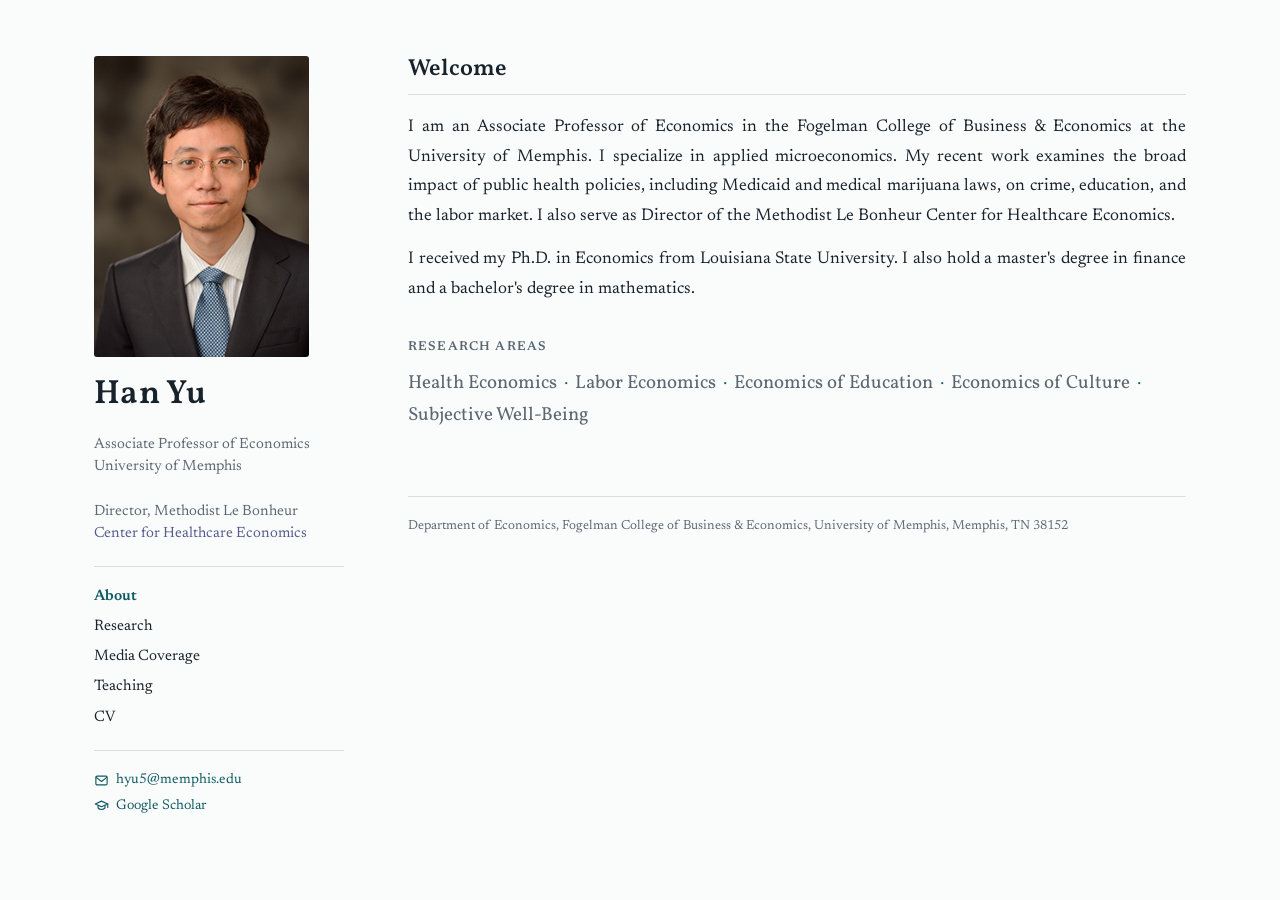
<file: index.html>
<!doctype html>
<html lang="en">
<head>
<meta charset="utf-8">
<meta name="viewport" content="width=device-width, initial-scale=1">
<title>Han Yu | Economics, University of Memphis</title>
<meta name="description" content="Han Yu is an Associate Professor of Economics at the University of Memphis and Director of the Methodist Le Bonheur Center for Healthcare Economics. Research in health economics, labor economics, and the economics of education.">
<link rel="stylesheet" href="style.css">
</head>
<body class="home">
<div class="wrap">
<aside>
<img class="photo" src="assets/han-yu.jpg" alt="Portrait of Han Yu">
<div class="sname">
<h1>Han Yu</h1>
</div>
<p class="role">Associate Professor of Economics<br>University of Memphis<br><br>Director, Methodist Le Bonheur <a class="ctr" href="https://www.memphis.edu/mlche/index.php">Center for Healthcare Economics</a></p>
<nav aria-label="Pages">
<a href="index.html" aria-current="page">About</a>
<a href="research.html">Research</a>
<a href="media.html">Media Coverage</a>
<a href="teaching.html">Teaching</a>
<a href="cv.html">CV</a>
</nav>
<div class="contact">
<a class="mail" href="mailto:hyu5@memphis.edu"><svg viewBox="0 0 24 24" width="15" height="15" fill="none" stroke="currentColor" stroke-width="1.8" stroke-linecap="round" stroke-linejoin="round" aria-hidden="true"><rect x="3" y="5" width="18" height="14" rx="2"/><path d="M3.5 7l8.5 6.5L20.5 7"/></svg>hyu5@memphis.edu</a>
<a class="mail" href="https://scholar.google.com/citations?user=G29Zjg8AAAAJ"><svg viewBox="0 0 24 24" width="15" height="15" fill="none" stroke="currentColor" stroke-width="1.8" stroke-linecap="round" stroke-linejoin="round" aria-hidden="true"><path d="M2 9.5L12 5l10 4.5L12 14z"/><path d="M6.5 11.8V16c1.5 1.6 3.4 2.4 5.5 2.4s4-.8 5.5-2.4v-4.2"/><path d="M22 9.5V15"/></svg>Google Scholar</a>
</div>
</aside>
<main>
<section id="about">
<h2>Welcome</h2>
<p class="bio">I am an Associate Professor of Economics in the Fogelman College of Business &amp; Economics at the University of Memphis. I specialize in applied microeconomics. My recent work examines the broad impact of public health policies, including Medicaid and medical marijuana laws, on crime, education, and the labor market. I also serve as Director of the Methodist Le Bonheur Center for Healthcare Economics.</p>
<p class="bio">I received my Ph.D. in Economics from Louisiana State University. I also hold a master's degree in finance and a bachelor's degree in mathematics.</p>
<h3>Research areas</h3>
<p class="feat">Health Economics <b>&middot;</b> Labor Economics <b>&middot;</b> Economics of Education <b>&middot;</b> Economics of Culture <b>&middot;</b> Subjective Well-Being</p>
</section>
<footer>Department of Economics, Fogelman College of Business &amp; Economics, University of Memphis, Memphis, TN 38152</footer>
</main>
</div>

</body>
</html>
</file>
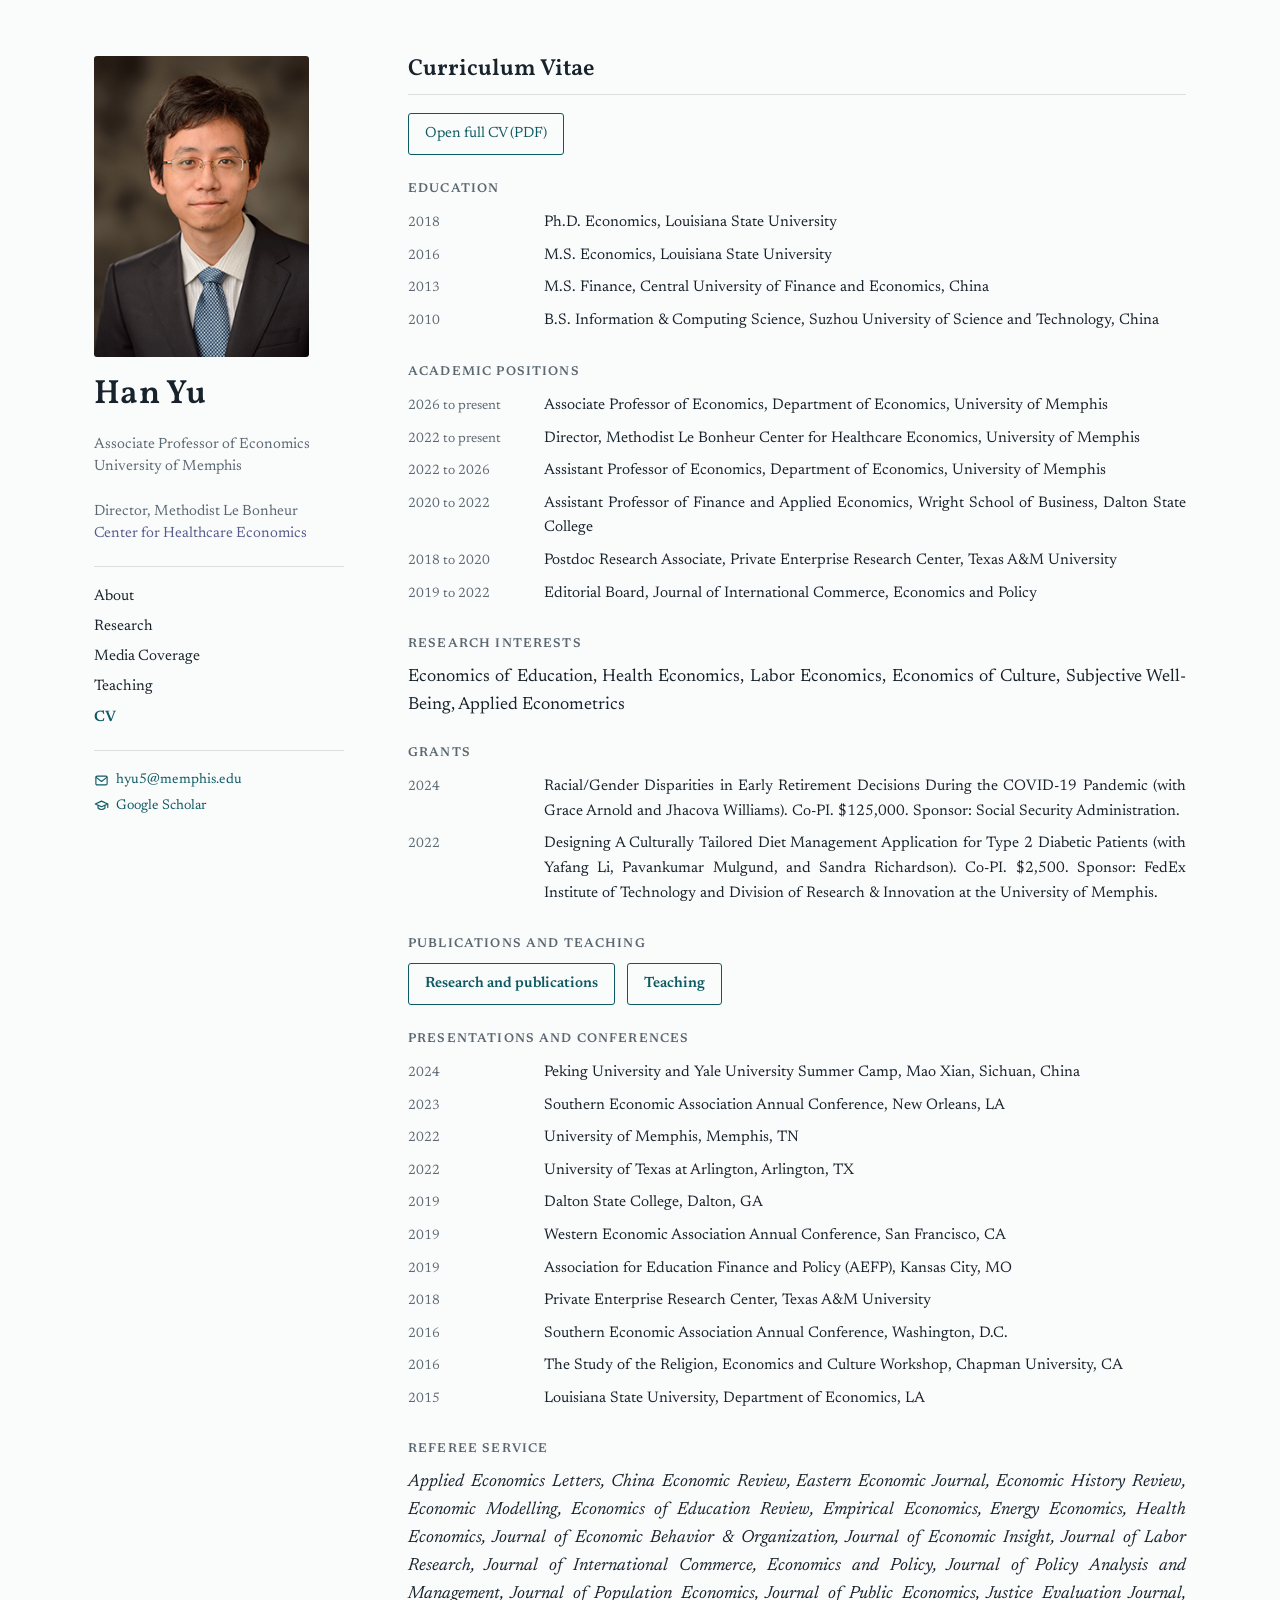
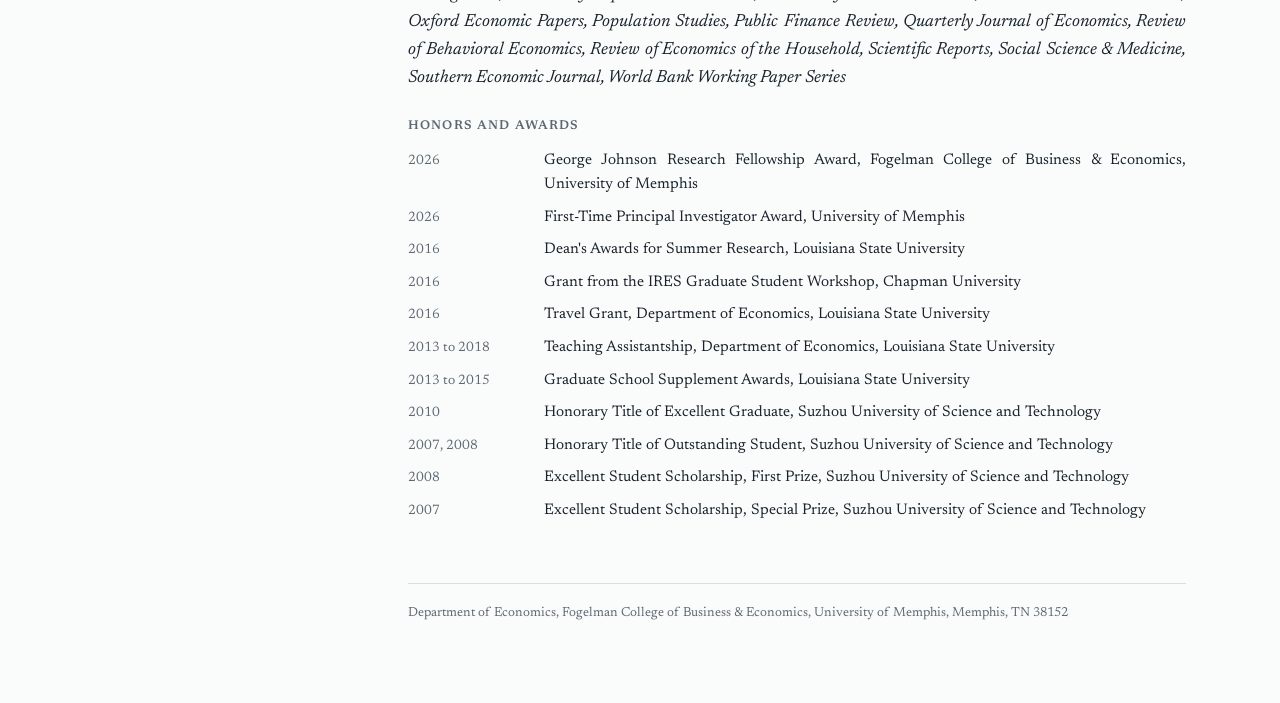
<file: cv.html>
<!doctype html>
<html lang="en">
<head>
<meta charset="utf-8">
<meta name="viewport" content="width=device-width, initial-scale=1">
<title>Curriculum Vitae | Han Yu</title>
<meta name="description" content="Han Yu is an Associate Professor of Economics at the University of Memphis and Director of the Methodist Le Bonheur Center for Healthcare Economics. Research in health economics, labor economics, and the economics of education.">
<link rel="stylesheet" href="style.css">
</head>
<body class="sub">
<div class="wrap">
<aside>
<img class="photo" src="assets/han-yu.jpg" alt="Portrait of Han Yu">
<div class="sname">
<h1>Han Yu</h1>
</div>
<p class="role">Associate Professor of Economics<br>University of Memphis<br><br>Director, Methodist Le Bonheur <a class="ctr" href="https://www.memphis.edu/mlche/index.php">Center for Healthcare Economics</a></p>
<nav aria-label="Pages">
<a href="index.html">About</a>
<a href="research.html">Research</a>
<a href="media.html">Media Coverage</a>
<a href="teaching.html">Teaching</a>
<a href="cv.html" aria-current="page">CV</a>
</nav>
<div class="contact">
<a class="mail" href="mailto:hyu5@memphis.edu"><svg viewBox="0 0 24 24" width="15" height="15" fill="none" stroke="currentColor" stroke-width="1.8" stroke-linecap="round" stroke-linejoin="round" aria-hidden="true"><rect x="3" y="5" width="18" height="14" rx="2"/><path d="M3.5 7l8.5 6.5L20.5 7"/></svg>hyu5@memphis.edu</a>
<a class="mail" href="https://scholar.google.com/citations?user=G29Zjg8AAAAJ"><svg viewBox="0 0 24 24" width="15" height="15" fill="none" stroke="currentColor" stroke-width="1.8" stroke-linecap="round" stroke-linejoin="round" aria-hidden="true"><path d="M2 9.5L12 5l10 4.5L12 14z"/><path d="M6.5 11.8V16c1.5 1.6 3.4 2.4 5.5 2.4s4-.8 5.5-2.4v-4.2"/><path d="M22 9.5V15"/></svg>Google Scholar</a>
</div>
</aside>
<main>
<section id="cv">
<h2>Curriculum Vitae</h2>
<p><a class="btn" href="assets/Han_Yu_CV.pdf">Open full CV (PDF)</a></p>
<h3>Education</h3><ul class="cvl"><li><span class="d">2018</span><span>Ph.D. Economics, Louisiana State University</span></li><li><span class="d">2016</span><span>M.S. Economics, Louisiana State University</span></li><li><span class="d">2013</span><span>M.S. Finance, Central University of Finance and Economics, China</span></li><li><span class="d">2010</span><span>B.S. Information &amp; Computing Science, Suzhou University of Science and Technology, China</span></li></ul>
<h3>Academic positions</h3><ul class="cvl"><li><span class="d">2026 to present</span><span>Associate Professor of Economics, Department of Economics, University of Memphis</span></li><li><span class="d">2022 to present</span><span>Director, Methodist Le Bonheur Center for Healthcare Economics, University of Memphis</span></li><li><span class="d">2022 to 2026</span><span>Assistant Professor of Economics, Department of Economics, University of Memphis</span></li><li><span class="d">2020 to 2022</span><span>Assistant Professor of Finance and Applied Economics, Wright School of Business, Dalton State College</span></li><li><span class="d">2018 to 2020</span><span>Postdoc Research Associate, Private Enterprise Research Center, Texas A&amp;M University</span></li><li><span class="d">2019 to 2022</span><span>Editorial Board, Journal of International Commerce, Economics and Policy</span></li></ul>
<h3>Research interests</h3>
<p>Economics of Education, Health Economics, Labor Economics, Economics of Culture, Subjective Well-Being, Applied Econometrics</p>
<h3>Grants</h3><ul class="cvl"><li><span class="d">2024</span><span>Racial/Gender Disparities in Early Retirement Decisions During the COVID-19 Pandemic (with Grace Arnold and Jhacova Williams). Co-PI. $125,000. Sponsor: Social Security Administration.</span></li><li><span class="d">2022</span><span>Designing A Culturally Tailored Diet Management Application for Type 2 Diabetic Patients (with Yafang Li, Pavankumar Mulgund, and Sandra Richardson). Co-PI. $2,500. Sponsor: FedEx Institute of Technology and Division of Research &amp; Innovation at the University of Memphis.</span></li></ul>
<h3>Publications and teaching</h3>
<p class="btnrow"><a class="btn" href="research.html">Research and publications</a><a class="btn" href="teaching.html">Teaching</a></p>
<h3>Presentations and conferences</h3><ul class="cvl"><li><span class="d">2024</span><span>Peking University and Yale University Summer Camp, Mao Xian, Sichuan, China</span></li><li><span class="d">2023</span><span>Southern Economic Association Annual Conference, New Orleans, LA</span></li><li><span class="d">2022</span><span>University of Memphis, Memphis, TN</span></li><li><span class="d">2022</span><span>University of Texas at Arlington, Arlington, TX</span></li><li><span class="d">2019</span><span>Dalton State College, Dalton, GA</span></li><li><span class="d">2019</span><span>Western Economic Association Annual Conference, San Francisco, CA</span></li><li><span class="d">2019</span><span>Association for Education Finance and Policy (AEFP), Kansas City, MO</span></li><li><span class="d">2018</span><span>Private Enterprise Research Center, Texas A&amp;M University</span></li><li><span class="d">2016</span><span>Southern Economic Association Annual Conference, Washington, D.C.</span></li><li><span class="d">2016</span><span>The Study of the Religion, Economics and Culture Workshop, Chapman University, CA</span></li><li><span class="d">2015</span><span>Louisiana State University, Department of Economics, LA</span></li></ul>
<h3>Referee service</h3>
<p><i>Applied Economics Letters, China Economic Review, Eastern Economic Journal, Economic History Review, Economic Modelling, Economics of Education Review, Empirical Economics, Energy Economics, Health Economics, Journal of Economic Behavior &amp; Organization, Journal of Economic Insight, Journal of Labor Research, Journal of International Commerce, Economics and Policy, Journal of Policy Analysis and Management, Journal of Population Economics, Journal of Public Economics, Justice Evaluation Journal, Oxford Economic Papers, Population Studies, Public Finance Review, Quarterly Journal of Economics, Review of Behavioral Economics, Review of Economics of the Household, Scientific Reports, Social Science &amp; Medicine, Southern Economic Journal, World Bank Working Paper Series</i></p>
<h3>Honors and awards</h3><ul class="cvl"><li><span class="d">2026</span><span>George Johnson Research Fellowship Award, Fogelman College of Business &amp; Economics, University of Memphis</span></li><li><span class="d">2026</span><span>First-Time Principal Investigator Award, University of Memphis</span></li><li><span class="d">2016</span><span>Dean's Awards for Summer Research, Louisiana State University</span></li><li><span class="d">2016</span><span>Grant from the IRES Graduate Student Workshop, Chapman University</span></li><li><span class="d">2016</span><span>Travel Grant, Department of Economics, Louisiana State University</span></li><li><span class="d">2013 to 2018</span><span>Teaching Assistantship, Department of Economics, Louisiana State University</span></li><li><span class="d">2013 to 2015</span><span>Graduate School Supplement Awards, Louisiana State University</span></li><li><span class="d">2010</span><span>Honorary Title of Excellent Graduate, Suzhou University of Science and Technology</span></li><li><span class="d">2007, 2008</span><span>Honorary Title of Outstanding Student, Suzhou University of Science and Technology</span></li><li><span class="d">2008</span><span>Excellent Student Scholarship, First Prize, Suzhou University of Science and Technology</span></li><li><span class="d">2007</span><span>Excellent Student Scholarship, Special Prize, Suzhou University of Science and Technology</span></li></ul>
</section>
<footer>Department of Economics, Fogelman College of Business &amp; Economics, University of Memphis, Memphis, TN 38152</footer>
</main>
</div>

</body>
</html>
</file>
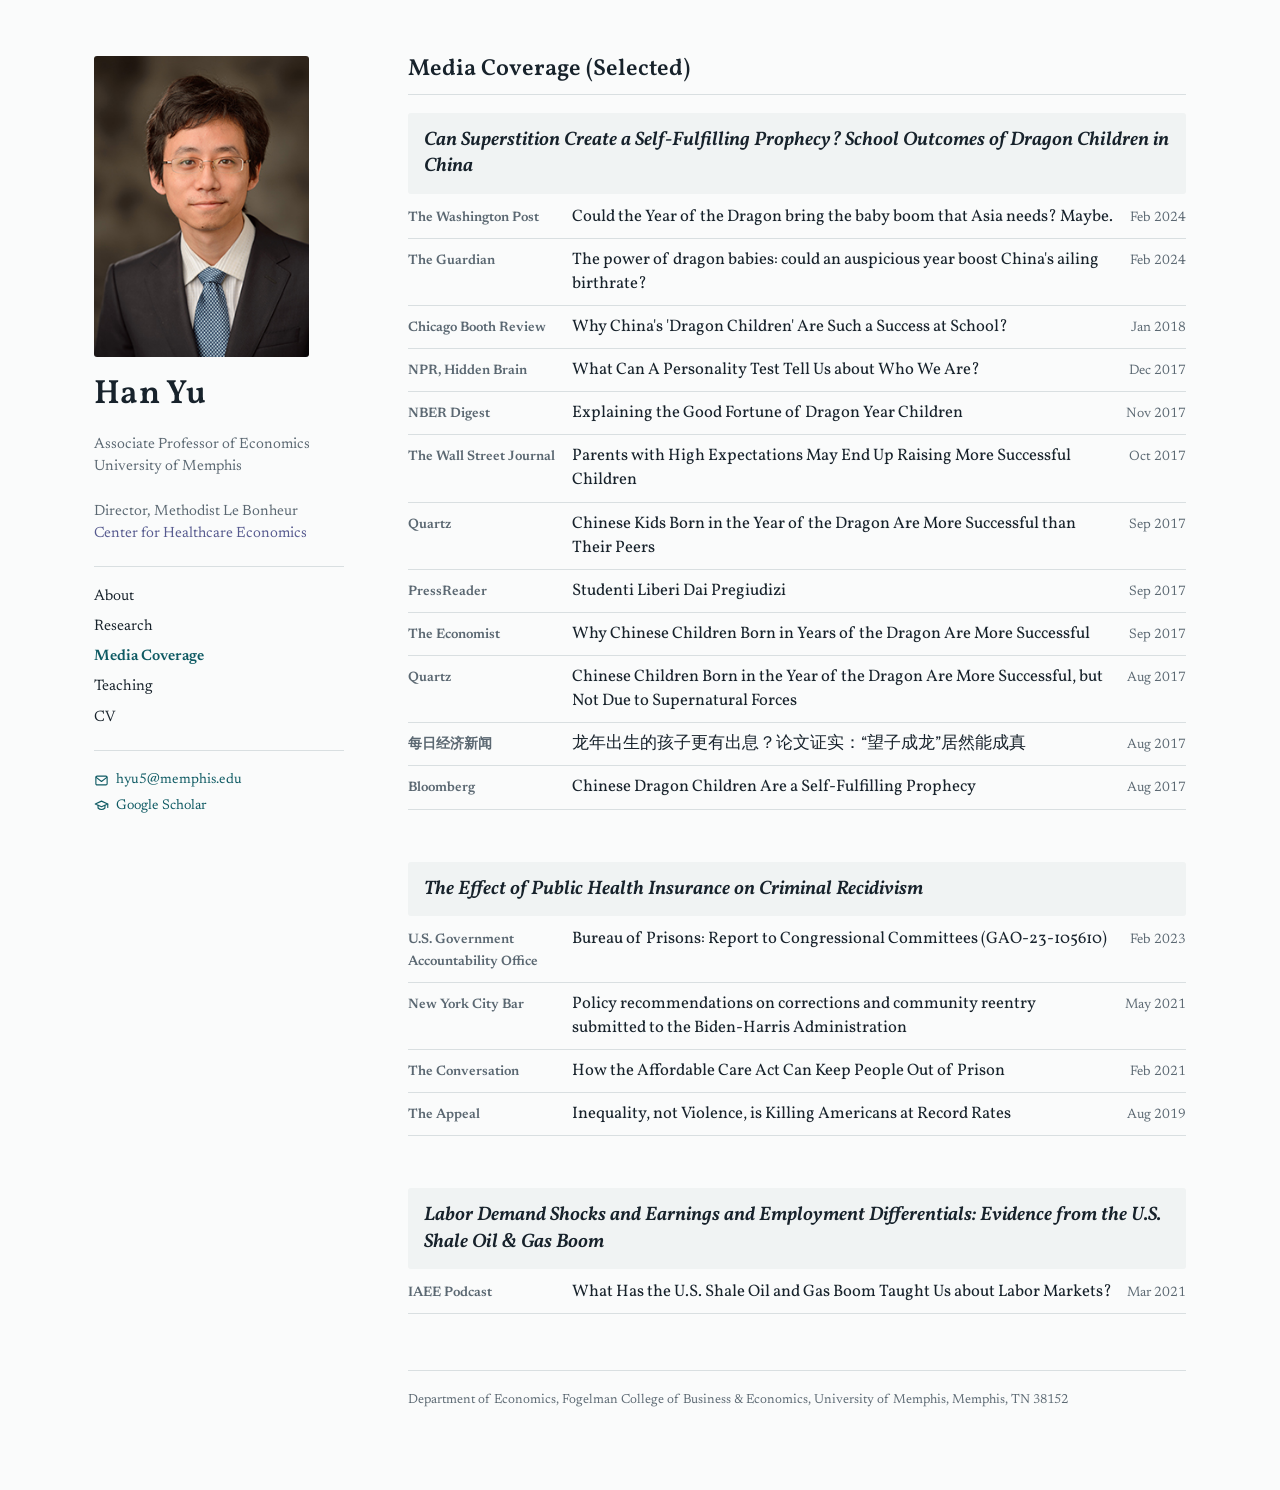
<file: media.html>
<!doctype html>
<html lang="en">
<head>
<meta charset="utf-8">
<meta name="viewport" content="width=device-width, initial-scale=1">
<title>Media Coverage | Han Yu</title>
<meta name="description" content="Han Yu is an Associate Professor of Economics at the University of Memphis and Director of the Methodist Le Bonheur Center for Healthcare Economics. Research in health economics, labor economics, and the economics of education.">
<link rel="stylesheet" href="style.css">
</head>
<body class="sub">
<div class="wrap">
<aside>
<img class="photo" src="assets/han-yu.jpg" alt="Portrait of Han Yu">
<div class="sname">
<h1>Han Yu</h1>
</div>
<p class="role">Associate Professor of Economics<br>University of Memphis<br><br>Director, Methodist Le Bonheur <a class="ctr" href="https://www.memphis.edu/mlche/index.php">Center for Healthcare Economics</a></p>
<nav aria-label="Pages">
<a href="index.html">About</a>
<a href="research.html">Research</a>
<a href="media.html" aria-current="page">Media Coverage</a>
<a href="teaching.html">Teaching</a>
<a href="cv.html">CV</a>
</nav>
<div class="contact">
<a class="mail" href="mailto:hyu5@memphis.edu"><svg viewBox="0 0 24 24" width="15" height="15" fill="none" stroke="currentColor" stroke-width="1.8" stroke-linecap="round" stroke-linejoin="round" aria-hidden="true"><rect x="3" y="5" width="18" height="14" rx="2"/><path d="M3.5 7l8.5 6.5L20.5 7"/></svg>hyu5@memphis.edu</a>
<a class="mail" href="https://scholar.google.com/citations?user=G29Zjg8AAAAJ"><svg viewBox="0 0 24 24" width="15" height="15" fill="none" stroke="currentColor" stroke-width="1.8" stroke-linecap="round" stroke-linejoin="round" aria-hidden="true"><path d="M2 9.5L12 5l10 4.5L12 14z"/><path d="M6.5 11.8V16c1.5 1.6 3.4 2.4 5.5 2.4s4-.8 5.5-2.4v-4.2"/><path d="M22 9.5V15"/></svg>Google Scholar</a>
</div>
</aside>
<main>
<section id="media">
<h2>Media Coverage (Selected)</h2>
<p class="grp">Can Superstition Create a Self-Fulfilling Prophecy? School Outcomes of Dragon Children in China</p>
<ul class="media">
<li><span class="o">The Washington Post</span><a class="t" href="media/washington-post-2024.pdf">Could the Year of the Dragon bring the baby boom that Asia needs? Maybe.</a><span class="d">Feb 2024</span></li>
<li><span class="o">The Guardian</span><a class="t" href="media/guardian-2024.pdf">The power of dragon babies: could an auspicious year boost China's ailing birthrate?</a><span class="d">Feb 2024</span></li>
<li><span class="o">Chicago Booth Review</span><a class="t" href="media/chicago-booth-review-2018.pdf">Why China's 'Dragon Children' Are Such a Success at School?</a><span class="d">Jan 2018</span></li>
<li><span class="o">NPR, Hidden Brain</span><a class="t" href="https://www.npr.org/2017/12/04/568365431/what-can-a-personality-test-tell-us-about-who-we-are">What Can A Personality Test Tell Us about Who We Are?</a><span class="d">Dec 2017</span></li>
<li><span class="o">NBER Digest</span><a class="t" href="media/nber-digest-2017.pdf">Explaining the Good Fortune of Dragon Year Children</a><span class="d">Nov 2017</span></li>
<li><span class="o">The Wall Street Journal</span><a class="t" href="media/wsj-2017.pdf">Parents with High Expectations May End Up Raising More Successful Children</a><span class="d">Oct 2017</span></li>
<li><span class="o">Quartz</span><a class="t" href="media/quartz-2017-09.pdf">Chinese Kids Born in the Year of the Dragon Are More Successful than Their Peers</a><span class="d">Sep 2017</span></li>
<li><span class="o">PressReader</span><a class="t" href="media/pressreader-2017.pdf">Studenti Liberi Dai Pregiudizi</a><span class="d">Sep 2017</span></li>
<li><span class="o">The Economist</span><a class="t" href="media/economist-2017.pdf">Why Chinese Children Born in Years of the Dragon Are More Successful</a><span class="d">Sep 2017</span></li>
<li><span class="o">Quartz</span><a class="t" href="media/quartz-2017-08.pdf">Chinese Children Born in the Year of the Dragon Are More Successful, but Not Due to Supernatural Forces</a><span class="d">Aug 2017</span></li>
<li><span class="o">每日经济新闻</span><a class="t" href="media/nbd-2017.pdf">龙年出生的孩子更有出息？论文证实：“望子成龙”居然能成真</a><span class="d">Aug 2017</span></li>
<li><span class="o">Bloomberg</span><a class="t" href="media/bloomberg-2017.pdf">Chinese Dragon Children Are a Self-Fulfilling Prophecy</a><span class="d">Aug 2017</span></li>
</ul>
<p class="grp">The Effect of Public Health Insurance on Criminal Recidivism</p>
<ul class="media">
<li><span class="o">U.S. Government Accountability Office</span><a class="t" href="media/gao-2023.pdf">Bureau of Prisons: Report to Congressional Committees (GAO-23-105610)</a><span class="d">Feb 2023</span></li>
<li><span class="o">New York City Bar</span><a class="t" href="media/nyc-bar-2021.pdf">Policy recommendations on corrections and community reentry submitted to the Biden-Harris Administration</a><span class="d">May 2021</span></li>
<li><span class="o">The Conversation</span><a class="t" href="media/the-conversation-2021.pdf">How the Affordable Care Act Can Keep People Out of Prison</a><span class="d">Feb 2021</span></li>
<li><span class="o">The Appeal</span><a class="t" href="media/the-appeal-2019.pdf">Inequality, not Violence, is Killing Americans at Record Rates</a><span class="d">Aug 2019</span></li>
</ul>
<p class="grp">Labor Demand Shocks and Earnings and Employment Differentials: Evidence from the U.S. Shale Oil &amp; Gas Boom</p>
<ul class="media">
<li><span class="o">IAEE Podcast</span><a class="t" href="https://lsu.edu/ces/presentations/podcasts/2021-03-25-podcast-upton.php">What Has the U.S. Shale Oil and Gas Boom Taught Us about Labor Markets?</a><span class="d">Mar 2021</span></li>
</ul>
</section>
<footer>Department of Economics, Fogelman College of Business &amp; Economics, University of Memphis, Memphis, TN 38152</footer>
</main>
</div>

</body>
</html>
</file>
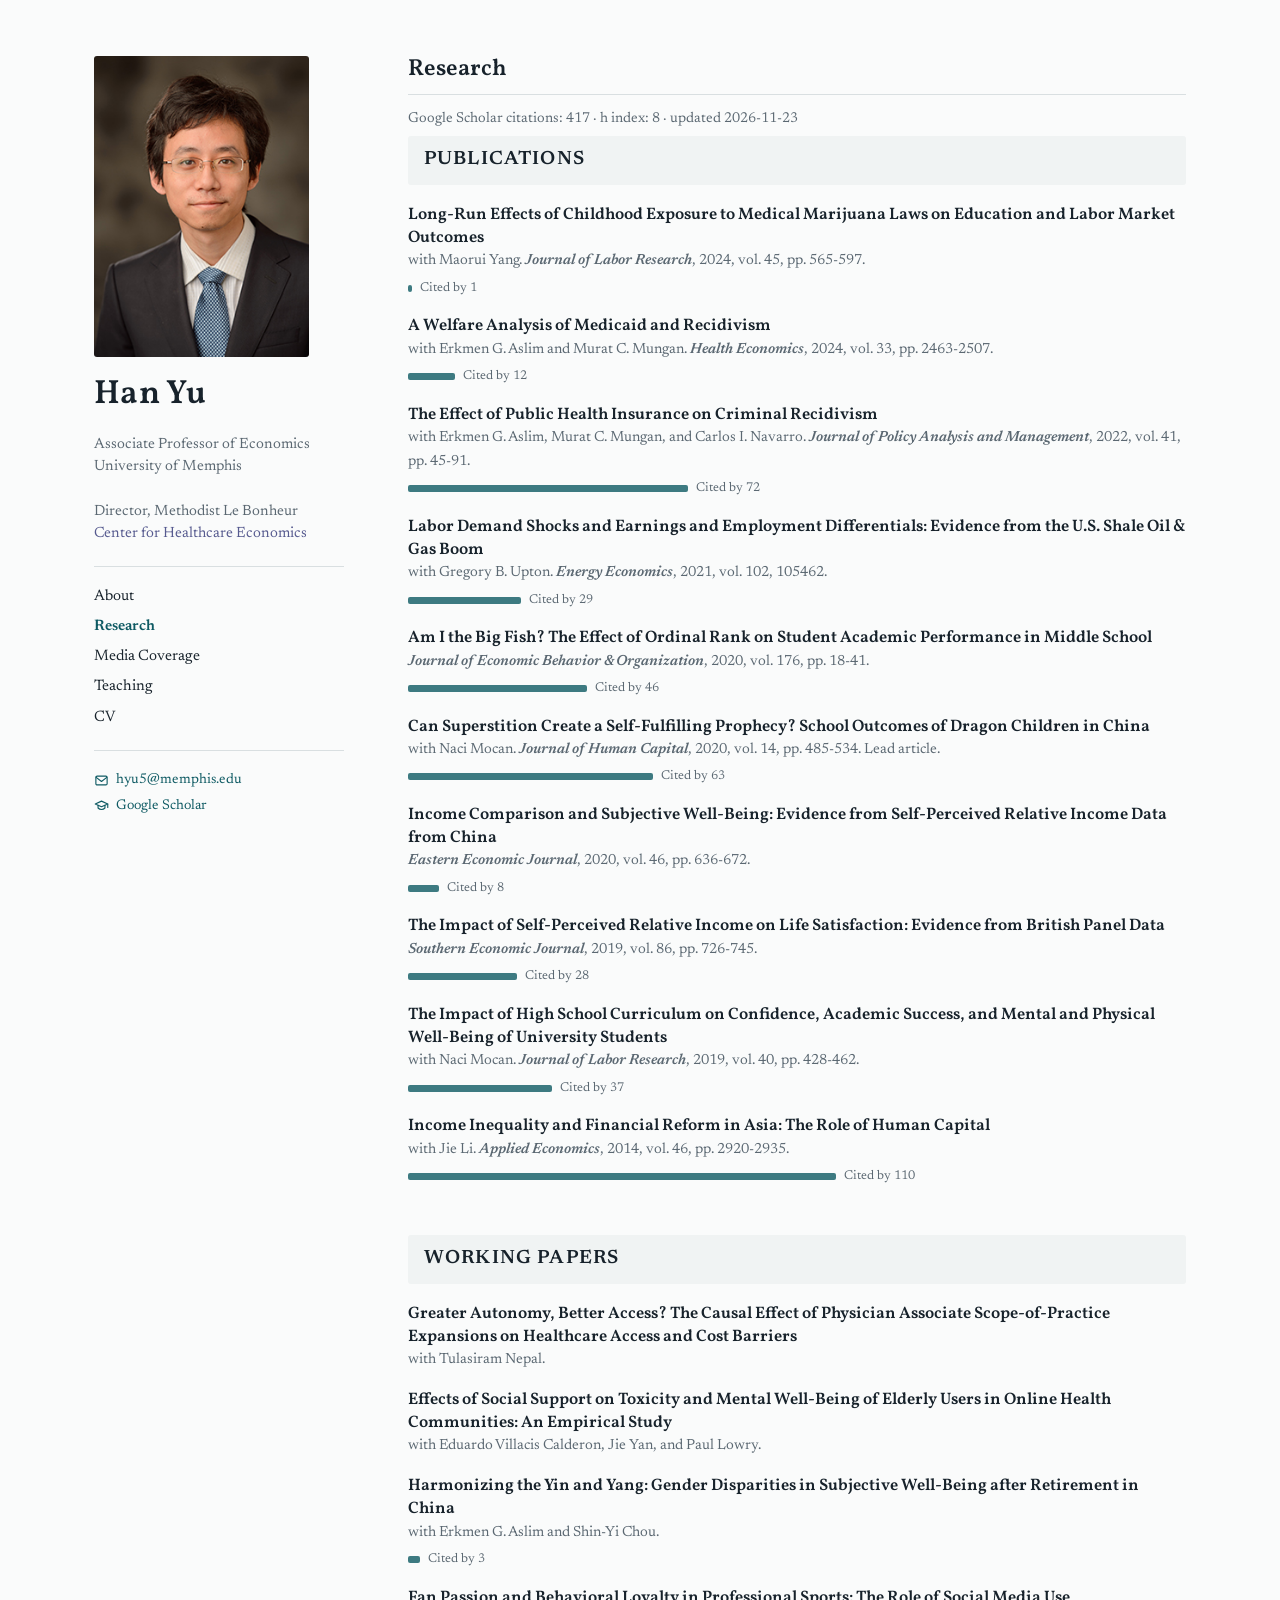
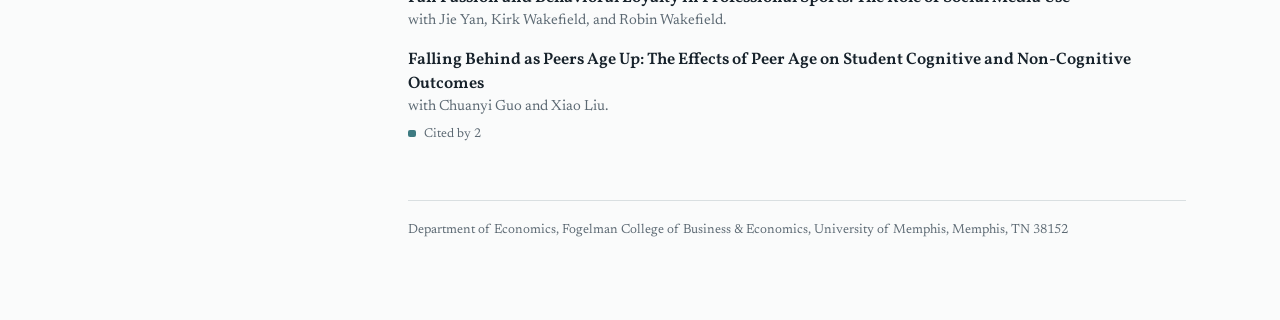
<file: research.html>
<!doctype html>
<html lang="en">
<head>
<meta charset="utf-8">
<meta name="viewport" content="width=device-width, initial-scale=1">
<title>Research | Han Yu</title>
<meta name="description" content="Han Yu is an Associate Professor of Economics at the University of Memphis and Director of the Methodist Le Bonheur Center for Healthcare Economics. Research in health economics, labor economics, and the economics of education.">
<link rel="stylesheet" href="style.css">
</head>
<body class="sub">
<div class="wrap">
<aside>
<img class="photo" src="assets/han-yu.jpg" alt="Portrait of Han Yu">
<div class="sname">
<h1>Han Yu</h1>
</div>
<p class="role">Associate Professor of Economics<br>University of Memphis<br><br>Director, Methodist Le Bonheur <a class="ctr" href="https://www.memphis.edu/mlche/index.php">Center for Healthcare Economics</a></p>
<nav aria-label="Pages">
<a href="index.html">About</a>
<a href="research.html" aria-current="page">Research</a>
<a href="media.html">Media Coverage</a>
<a href="teaching.html">Teaching</a>
<a href="cv.html">CV</a>
</nav>
<div class="contact">
<a class="mail" href="mailto:hyu5@memphis.edu"><svg viewBox="0 0 24 24" width="15" height="15" fill="none" stroke="currentColor" stroke-width="1.8" stroke-linecap="round" stroke-linejoin="round" aria-hidden="true"><rect x="3" y="5" width="18" height="14" rx="2"/><path d="M3.5 7l8.5 6.5L20.5 7"/></svg>hyu5@memphis.edu</a>
<a class="mail" href="https://scholar.google.com/citations?user=G29Zjg8AAAAJ"><svg viewBox="0 0 24 24" width="15" height="15" fill="none" stroke="currentColor" stroke-width="1.8" stroke-linecap="round" stroke-linejoin="round" aria-hidden="true"><path d="M2 9.5L12 5l10 4.5L12 14z"/><path d="M6.5 11.8V16c1.5 1.6 3.4 2.4 5.5 2.4s4-.8 5.5-2.4v-4.2"/><path d="M22 9.5V15"/></svg>Google Scholar</a>
</div>
</aside>
<main>
<section id="research">
<h2>Research</h2>
<p class="metrics" id="metrics" hidden></p>
<h3>Publications</h3>
<ul class="papers">
<li><a class="t" href="papers/marijuana-laws-jolr-2024.pdf">Long-Run Effects of Childhood Exposure to Medical Marijuana Laws on Education and Labor Market Outcomes</a><span class="m">with Maorui Yang. <i>Journal of Labor Research</i>, 2024, vol. 45, pp. 565-597.</span></li>
<li><a class="t" href="papers/medicaid-recidivism-welfare-he-2024.pdf">A Welfare Analysis of Medicaid and Recidivism</a><span class="m">with Erkmen G. Aslim and Murat C. Mungan. <i>Health Economics</i>, 2024, vol. 33, pp. 2463-2507.</span></li>
<li><a class="t" href="papers/health-insurance-recidivism-jpam-2022.pdf">The Effect of Public Health Insurance on Criminal Recidivism</a><span class="m">with Erkmen G. Aslim, Murat C. Mungan, and Carlos I. Navarro. <i>Journal of Policy Analysis and Management</i>, 2022, vol. 41, pp. 45-91.</span></li>
<li><a class="t" href="papers/shale-boom-ee-2021.pdf">Labor Demand Shocks and Earnings and Employment Differentials: Evidence from the U.S. Shale Oil &amp; Gas Boom</a><span class="m">with Gregory B. Upton. <i>Energy Economics</i>, 2021, vol. 102, 105462.</span></li>
<li><a class="t" href="papers/ordinal-rank-jebo-2020.pdf">Am I the Big Fish? The Effect of Ordinal Rank on Student Academic Performance in Middle School</a><span class="m"><i>Journal of Economic Behavior &amp; Organization</i>, 2020, vol. 176, pp. 18-41.</span></li>
<li><a class="t" href="papers/dragon-children-jhc-2020.pdf">Can Superstition Create a Self-Fulfilling Prophecy? School Outcomes of Dragon Children in China</a><span class="m">with Naci Mocan. <i>Journal of Human Capital</i>, 2020, vol. 14, pp. 485-534. Lead article.</span></li>
<li><a class="t" href="papers/relative-income-china-eej-2020.pdf">Income Comparison and Subjective Well-Being: Evidence from Self-Perceived Relative Income Data from China</a><span class="m"><i>Eastern Economic Journal</i>, 2020, vol. 46, pp. 636-672.</span></li>
<li><a class="t" href="papers/relative-income-britain-sej-2019.pdf">The Impact of Self-Perceived Relative Income on Life Satisfaction: Evidence from British Panel Data</a><span class="m"><i>Southern Economic Journal</i>, 2019, vol. 86, pp. 726-745.</span></li>
<li><a class="t" href="papers/high-school-curriculum-jolr-2019.pdf">The Impact of High School Curriculum on Confidence, Academic Success, and Mental and Physical Well-Being of University Students</a><span class="m">with Naci Mocan. <i>Journal of Labor Research</i>, 2019, vol. 40, pp. 428-462.</span></li>
<li><a class="t" href="papers/inequality-financial-reform-ae-2014.pdf">Income Inequality and Financial Reform in Asia: The Role of Human Capital</a><span class="m">with Jie Li. <i>Applied Economics</i>, 2014, vol. 46, pp. 2920-2935.</span></li>
</ul>
<h3>Working papers</h3>
<ul class="papers">
<li><span class="t">Greater Autonomy, Better Access? The Causal Effect of Physician Associate Scope-of-Practice Expansions on Healthcare Access and Cost Barriers</span><span class="m">with Tulasiram Nepal.</span></li>
<li><span class="t">Effects of Social Support on Toxicity and Mental Well-Being of Elderly Users in Online Health Communities: An Empirical Study</span><span class="m">with Eduardo Villacis Calderon, Jie Yan, and Paul Lowry.</span></li>
<li><span class="t">Harmonizing the Yin and Yang: Gender Disparities in Subjective Well-Being after Retirement in China</span><span class="m">with Erkmen G. Aslim and Shin-Yi Chou.</span></li>
<li><span class="t">Fan Passion and Behavioral Loyalty in Professional Sports: The Role of Social Media Use</span><span class="m">with Jie Yan, Kirk Wakefield, and Robin Wakefield.</span></li>
<li><span class="t">Falling Behind as Peers Age Up: The Effects of Peer Age on Student Cognitive and Non-Cognitive Outcomes</span><span class="m">with Chuanyi Guo and Xiao Liu.</span></li>
</ul>
</section>
<footer>Department of Economics, Fogelman College of Business &amp; Economics, University of Memphis, Memphis, TN 38152</footer>
</main>
</div>
<script>
/* Citation counts: read citations.json (refreshed weekly from Google Scholar) and label each paper. */
(function(){
var norm=function(t){return t.toLowerCase().replace(/[^a-z0-9]/g,"")};
fetch("citations.json",{cache:"no-cache"}).then(function(r){return r.ok?r.json():null}).then(function(d){
if(!d||!d.papers)return;
var keys=Object.keys(d.papers),rows=[],max=0;
document.querySelectorAll(".papers li").forEach(function(li){
var k=norm(li.querySelector(".t").textContent),p=k.slice(0,40),n=d.papers[k];
if(n===undefined){var m=keys.filter(function(x){return x.slice(0,40)===p});if(m.length)n=Math.max.apply(null,m.map(function(x){return d.papers[x]}))}
if(n>0){rows.push([li,n]);if(n>max)max=n}
});
rows.forEach(function(r){
var s=document.createElement("div");s.className="cite";s.title=r[1]+" citations on Google Scholar";
var bar=document.createElement("i");bar.style.width=(r[1]/max*55)+"%";
var num=document.createElement("b");num.textContent="Cited by "+r[1];
s.appendChild(bar);s.appendChild(num);r[0].appendChild(s);
});
if(d.total){var el=document.getElementById("metrics");
el.textContent="Google Scholar citations: "+d.total+(d.h_index?" \u00b7 h index: "+d.h_index:"")+(d.updated?" \u00b7 updated "+d.updated:"");el.hidden=false}
}).catch(function(){});
})();
</script>
</body>
</html>
</file>
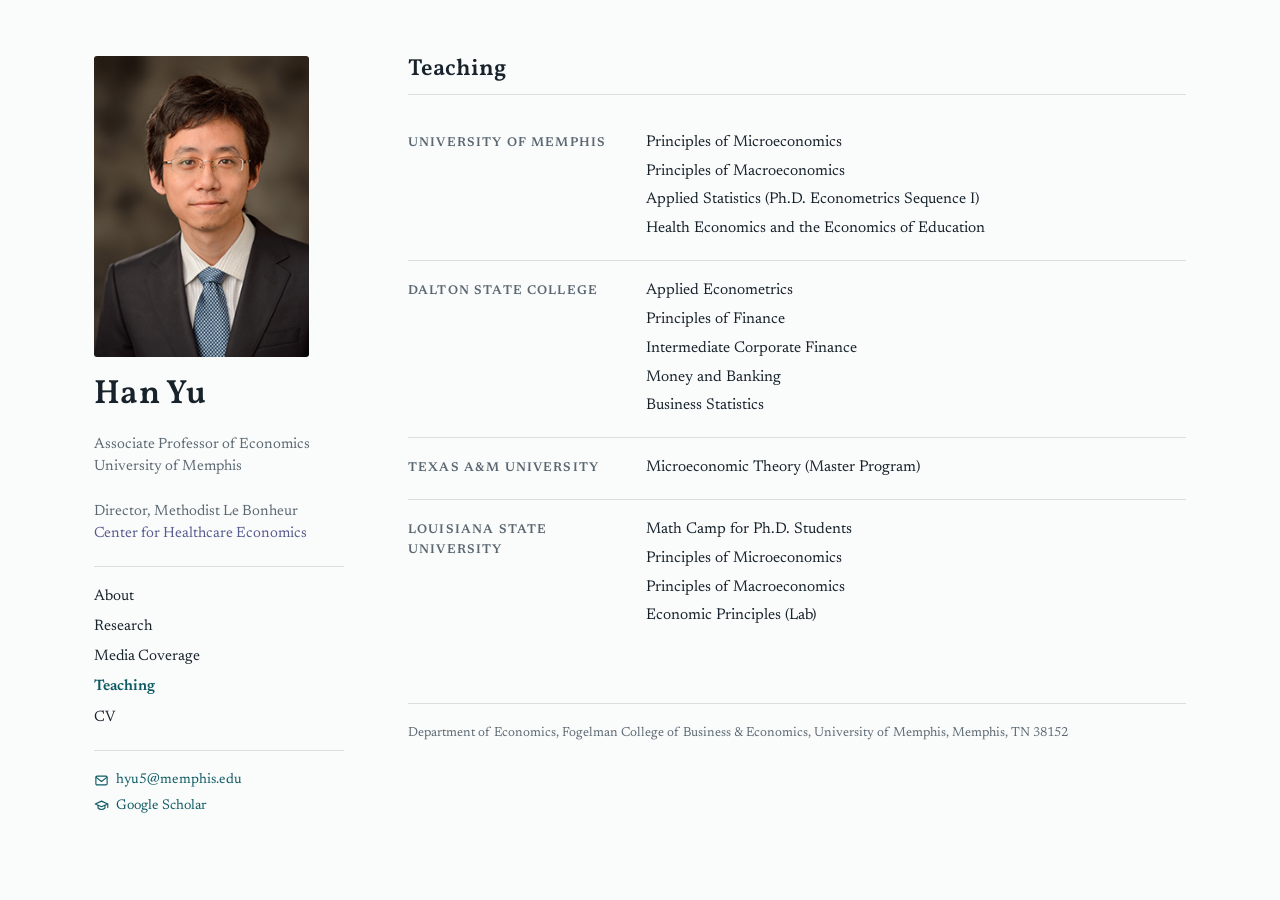
<file: teaching.html>
<!doctype html>
<html lang="en">
<head>
<meta charset="utf-8">
<meta name="viewport" content="width=device-width, initial-scale=1">
<title>Teaching | Han Yu</title>
<meta name="description" content="Han Yu is an Associate Professor of Economics at the University of Memphis and Director of the Methodist Le Bonheur Center for Healthcare Economics. Research in health economics, labor economics, and the economics of education.">
<link rel="stylesheet" href="style.css">
</head>
<body class="sub">
<div class="wrap">
<aside>
<img class="photo" src="assets/han-yu.jpg" alt="Portrait of Han Yu">
<div class="sname">
<h1>Han Yu</h1>
</div>
<p class="role">Associate Professor of Economics<br>University of Memphis<br><br>Director, Methodist Le Bonheur <a class="ctr" href="https://www.memphis.edu/mlche/index.php">Center for Healthcare Economics</a></p>
<nav aria-label="Pages">
<a href="index.html">About</a>
<a href="research.html">Research</a>
<a href="media.html">Media Coverage</a>
<a href="teaching.html" aria-current="page">Teaching</a>
<a href="cv.html">CV</a>
</nav>
<div class="contact">
<a class="mail" href="mailto:hyu5@memphis.edu"><svg viewBox="0 0 24 24" width="15" height="15" fill="none" stroke="currentColor" stroke-width="1.8" stroke-linecap="round" stroke-linejoin="round" aria-hidden="true"><rect x="3" y="5" width="18" height="14" rx="2"/><path d="M3.5 7l8.5 6.5L20.5 7"/></svg>hyu5@memphis.edu</a>
<a class="mail" href="https://scholar.google.com/citations?user=G29Zjg8AAAAJ"><svg viewBox="0 0 24 24" width="15" height="15" fill="none" stroke="currentColor" stroke-width="1.8" stroke-linecap="round" stroke-linejoin="round" aria-hidden="true"><path d="M2 9.5L12 5l10 4.5L12 14z"/><path d="M6.5 11.8V16c1.5 1.6 3.4 2.4 5.5 2.4s4-.8 5.5-2.4v-4.2"/><path d="M22 9.5V15"/></svg>Google Scholar</a>
</div>
</aside>
<main>
<section id="teaching">
<h2>Teaching</h2>
<div class="inst"><h3>University of Memphis</h3><ul class="rows"><li><span>Principles of Microeconomics</span></li><li><span>Principles of Macroeconomics</span></li><li><span>Applied Statistics (Ph.D. Econometrics Sequence I)</span></li><li><span>Health Economics and the Economics of Education</span></li></ul></div>
<div class="inst"><h3>Dalton State College</h3><ul class="rows"><li><span>Applied Econometrics</span></li><li><span>Principles of Finance</span></li><li><span>Intermediate Corporate Finance</span></li><li><span>Money and Banking</span></li><li><span>Business Statistics</span></li></ul></div>
<div class="inst"><h3>Texas A&amp;M University</h3><ul class="rows"><li><span>Microeconomic Theory (Master Program)</span></li></ul></div>
<div class="inst"><h3>Louisiana State University</h3><ul class="rows"><li><span>Math Camp for Ph.D. Students</span></li><li><span>Principles of Microeconomics</span></li><li><span>Principles of Macroeconomics</span></li><li><span>Economic Principles (Lab)</span></li></ul></div>
</section>
<footer>Department of Economics, Fogelman College of Business &amp; Economics, University of Memphis, Memphis, TN 38152</footer>
</main>
</div>

</body>
</html>
</file>
<file: style.css>
@font-face{font-family:Vollkorn;src:url(assets/fonts/vollkorn-latin-400-normal.woff2) format('woff2');font-weight:400;font-style:normal;font-display:swap}
@font-face{font-family:Vollkorn;src:url(assets/fonts/vollkorn-latin-400-italic.woff2) format('woff2');font-weight:400;font-style:italic;font-display:swap}
@font-face{font-family:Vollkorn;src:url(assets/fonts/vollkorn-latin-600-normal.woff2) format('woff2');font-weight:600;font-style:normal;font-display:swap}
@font-face{font-family:Vollkorn;src:url(assets/fonts/vollkorn-latin-600-italic.woff2) format('woff2');font-weight:600;font-style:italic;font-display:swap}
@font-face{font-family:Newsreader;src:url(assets/fonts/newsreader-latin-400-normal.woff2) format('woff2');font-weight:400;font-style:normal;font-display:swap}
@font-face{font-family:Newsreader;src:url(assets/fonts/newsreader-latin-400-italic.woff2) format('woff2');font-weight:400;font-style:italic;font-display:swap}
@font-face{font-family:Newsreader;src:url(assets/fonts/newsreader-latin-600-normal.woff2) format('woff2');font-weight:600;font-style:normal;font-display:swap}
@font-face{font-family:Newsreader;src:url(assets/fonts/newsreader-latin-600-italic.woff2) format('woff2');font-weight:600;font-style:italic;font-display:swap}
/* Layout: fixed identity column on the left, one long reading column on the right; stacks on phones. No external fonts or scripts. */
:root{--bg:#fafbfb;--panel:#f0f3f3;--ink:#17222b;--muted:#5b6872;--line:#d9dfe1;--accent:#0e5a63;--ctr:#565a8f;
--serif:Vollkorn,"Iowan Old Style","Palatino Linotype",Palatino,"Book Antiqua",Georgia,"Songti SC",serif;
--sans:Newsreader,Georgia,"Songti SC",system-ui,-apple-system,"Segoe UI",Roboto,"Helvetica Neue","PingFang SC","Microsoft YaHei",sans-serif}
@media (prefers-color-scheme:dark){:root{--bg:#11181d;--panel:#182228;--ink:#e6ecee;--muted:#9aa8b0;--line:#2a373e;--accent:#7cc7cf;--ctr:#a9acd6;color-scheme:dark}}
*{box-sizing:border-box}
html{scroll-behavior:smooth}
@media (prefers-reduced-motion:reduce){html{scroll-behavior:auto}}
body{margin:0;background:var(--bg);color:var(--ink);font:17.5px/1.6 var(--sans)}
a{color:var(--accent);text-decoration:none}
a:hover{text-decoration:underline}
a:focus-visible{outline:2px solid var(--accent);outline-offset:3px;border-radius:2px}
.wrap{max-width:1140px;margin:0 auto;padding-inline:24px;display:grid;grid-template-columns:250px minmax(0,1fr);gap:64px}
aside{position:sticky;top:0;align-self:start;padding-block:56px 32px;display:flex;flex-direction:column;gap:20px}
.photo{width:215px;aspect-ratio:5/7;object-fit:cover;border-radius:3px;background:var(--panel);max-width:100%}
h1{font:600 2.1rem/1.1 var(--serif);margin:0;letter-spacing:.01em}
.role{color:var(--muted);font-size:.93rem;line-height:1.5;margin:0}
nav{display:flex;flex-direction:column;gap:6px;border-top:1px solid var(--line);padding-top:18px}
nav a{color:var(--ink);font-size:.95rem}
nav a:hover{color:var(--accent)}
.contact{font-size:.88rem;color:var(--muted);display:flex;flex-direction:column;gap:3px;border-top:1px solid var(--line);padding-top:18px}
main{padding-block:56px 80px;display:flex;flex-direction:column;gap:56px;min-width:0}
section{scroll-margin-top:24px}
h2{font:600 1.45rem/1.2 var(--serif);margin:0 0 18px;padding-bottom:10px;border-bottom:1px solid var(--line);text-wrap:balance}
h3{font:600 .8rem/1.3 var(--sans);letter-spacing:.09em;text-transform:uppercase;color:var(--muted);margin:26px 0 10px}
p{margin:0 0 14px;text-align:justify;hyphens:auto;-webkit-hyphens:auto}
aside p{text-align:left;hyphens:manual}
.lead{font:1.2rem/1.6 var(--serif)}
ul{list-style:none;margin:0;padding:0}
.papers{display:flex;flex-direction:column;gap:16px}
.papers .t{display:block;font:600 1.04rem/1.4 var(--serif);color:var(--ink)}
.papers a.t:hover{color:var(--accent)}
.papers .m{display:block;color:var(--muted);font-size:.92rem}
.inst{display:grid;grid-template-columns:210px minmax(0,1fr);gap:8px 28px;padding:16px 0;border-bottom:1px solid var(--line);align-items:baseline}
.inst:last-child{border-bottom:0}
.inst h3{margin:0;line-height:1.6}
.rows li{padding:2px 0;font-size:.97rem}
.rows .d,.media .d{color:var(--muted);font-size:.86rem;font-variant-numeric:tabular-nums;white-space:nowrap}
.media li{display:grid;grid-template-columns:150px minmax(0,1fr) auto;gap:14px;padding:9px 0;border-bottom:1px solid var(--line);align-items:baseline}
.media .o{font-weight:600;font-size:.86rem;color:var(--muted)}
.media .t{color:var(--ink);font:1.04rem/1.45 var(--serif)}
.media .t:hover{color:var(--accent)}
.btn{display:inline-block;border:1px solid var(--accent);padding:8px 16px;border-radius:3px;font-size:.93rem}
.btn:hover{background:var(--accent);color:var(--bg);text-decoration:none}
.cite{display:flex;align-items:center;gap:8px;margin-top:5px;font-size:.8rem;color:var(--muted);font-variant-numeric:tabular-nums}
.cite i{display:block;height:7px;min-width:3px;border-radius:2px;background:var(--accent);opacity:.8}
.cite b{font-weight:500}
.metrics{color:var(--muted);font-size:.9rem;margin:-6px 0 4px}
.mail{display:inline-flex;align-items:center;gap:7px}
.cvl li{display:grid;grid-template-columns:120px minmax(0,1fr);gap:16px;padding:4px 0;font-size:.96rem;align-items:baseline}
.cvl .d{color:var(--muted);font-size:.86rem;font-variant-numeric:tabular-nums}
.bio{font-size:1.06rem;line-height:1.75}
.ctr{color:var(--ctr);display:block}
.grp{font:italic 600 1.22rem/1.35 var(--serif);text-align:left;hyphens:manual;color:var(--ink);margin:52px 0 2px;padding:14px 16px;background:var(--panel);border-radius:3px}
h2+.grp{margin-top:6px}
.btnrow{display:flex;flex-wrap:wrap;gap:12px;text-align:left}
.btnrow .btn{font-weight:600}
#research h3{font-size:1.2rem;letter-spacing:.06em;color:var(--ink);margin:48px 0 18px;padding:12px 16px;background:var(--panel);border-radius:3px}
#research h2+h3,#research .metrics+h3{margin-top:6px}
.papers .m i{font-weight:600}
#about h3{margin:34px 0 12px}
.feat{color:var(--muted);font:1.18rem/1.7 var(--serif);text-align:left;hyphens:manual;margin-bottom:8px}
.outlets{font-style:italic;color:var(--muted)}
.feat b{font-style:normal;color:var(--accent);font-weight:400;padding:0 3px}
.cvl li>span:last-child{text-align:justify;hyphens:auto;-webkit-hyphens:auto}
.small{color:var(--muted);font-size:.92rem}
footer{color:var(--muted);font-size:.82rem;border-top:1px solid var(--line);padding-top:18px}
@media (max-width:820px){
.wrap{grid-template-columns:1fr;gap:0;padding-inline:20px}
aside{position:static;padding-block:32px 8px}
.photo{width:160px}
nav{flex-direction:row;flex-wrap:wrap;gap:6px 18px}
main{padding-block:32px 56px;gap:44px}
.media li{grid-template-columns:1fr;gap:2px}
.inst{grid-template-columns:1fr;gap:6px}
.cvl li{grid-template-columns:1fr;gap:0;padding:6px 0}
}
nav a[aria-current]{color:var(--accent);font-weight:600}
@media (max-width:820px){body.sub .photo{display:none}}
</file>
